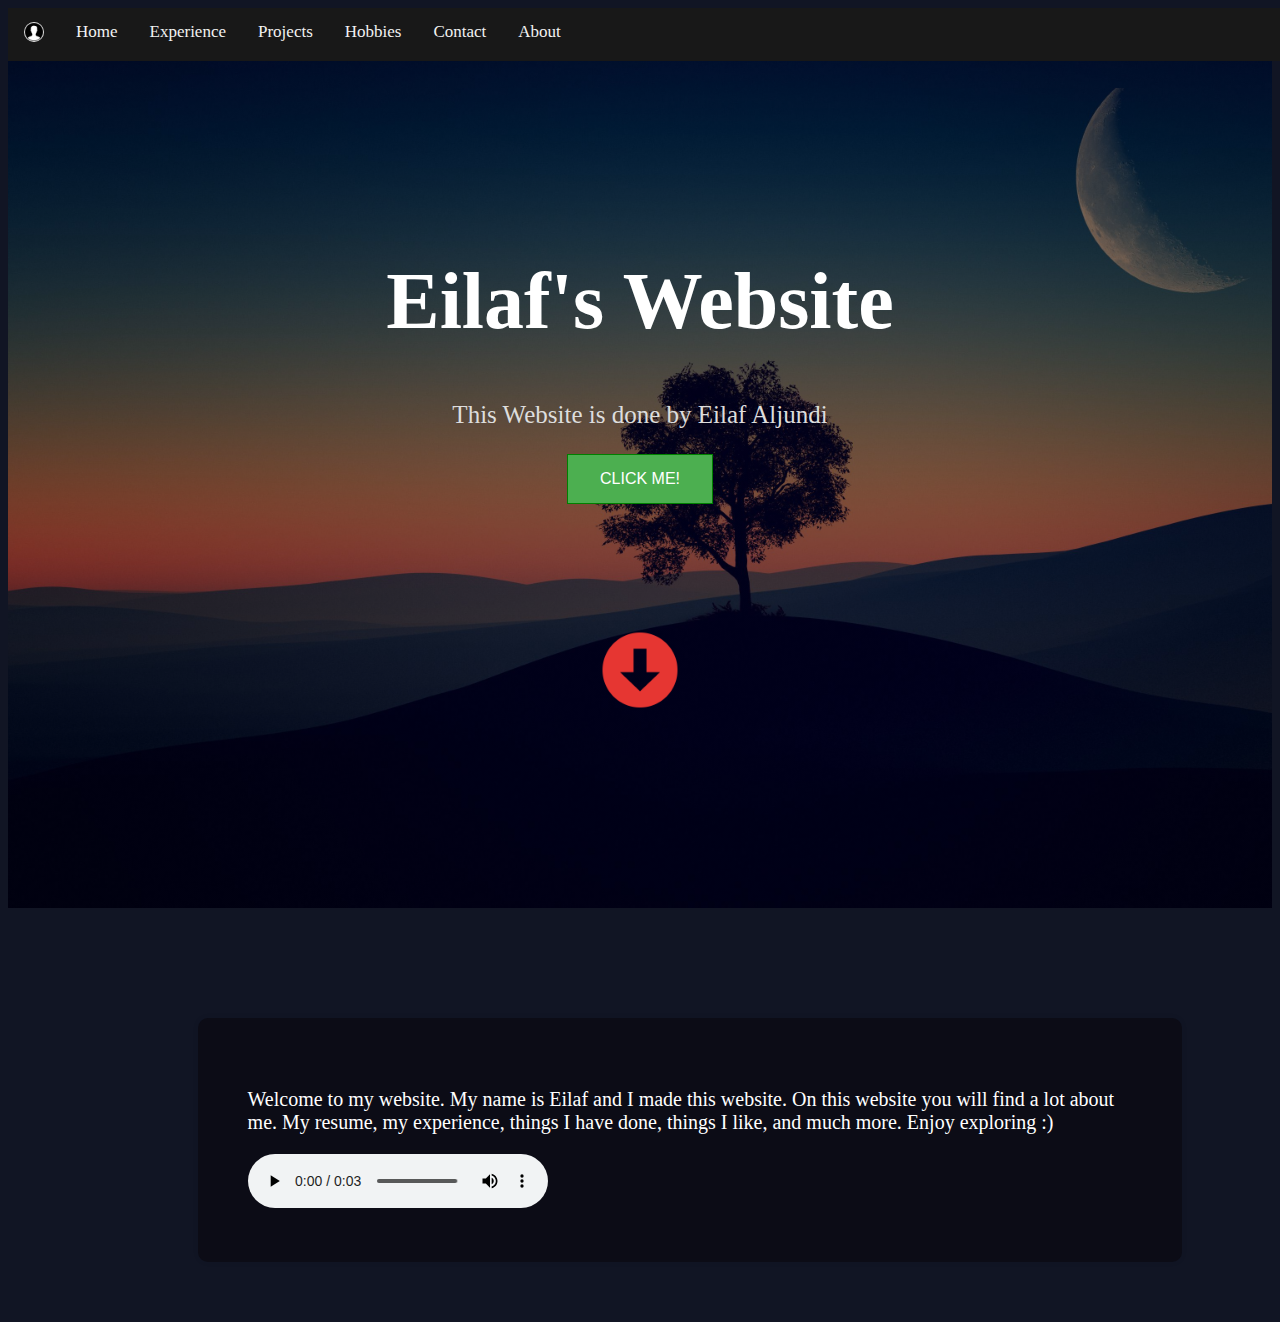
<file: index.html>
<!DOCTYPE html>
<html>

<head>
    <link rel="stylesheet" type="text/css" href="CSS/theme.css">
    <script src="JS/main.js"></script>
    <title>CPAN-134 Project</title>
    <link rel="shortcut icon" type="image/png" href="Images/SiteLogo.png"/>
</head>

<body>
    <div class="background-area">
        <div class="topnav">
            <a href="index.html">
                <img src="Images/Profile Pic.jpg" alt="Home" style="width:20px;height:20px;border-radius: 50%;">
            </a>
            <a href="index.html">Home</a>
            <a href="Pages/Experience.html">Experience</a>
            <a href="Pages/Projects.html">Projects</a>
            <a href="Pages/Hobbies.html">Hobbies</a>
            <a href="Pages/Contact.html">Contact</a>
            <a href="Pages/About.html">About</a>
        </div>
        <div class="content-area">
            <div class="content">
                <h1>Eilaf's Website</h1>
                <p>This Website is done by Eilaf Aljundi</p>
                <button class="welcome_user" onclick="welcomeUser()"> CLICK ME! </button><br><br><br><br><br><br><br>
                <a href="#introduction">
                    <img src="Images/downArrow.png" alt="downArrow" style="width: 80px; height: 80px;">
                </a>
            </div>
        </div>
    </div>

    <div class="container" id="introduction">
        <div class="box">
            <p>Welcome to my website. My name is Eilaf and I made this website. On this website you
            will find a lot about me. My resume, my experience, things I have done, things I like, 
            and much more. Enjoy exploring :)
            </p>
            <audio controls>
                <source src="Audio/welcome-to-the-website.m4a">
                Your browser does not support the audio element. :(
            </audio>
        </div>
    </div>
    
</body>
</html>
</file>
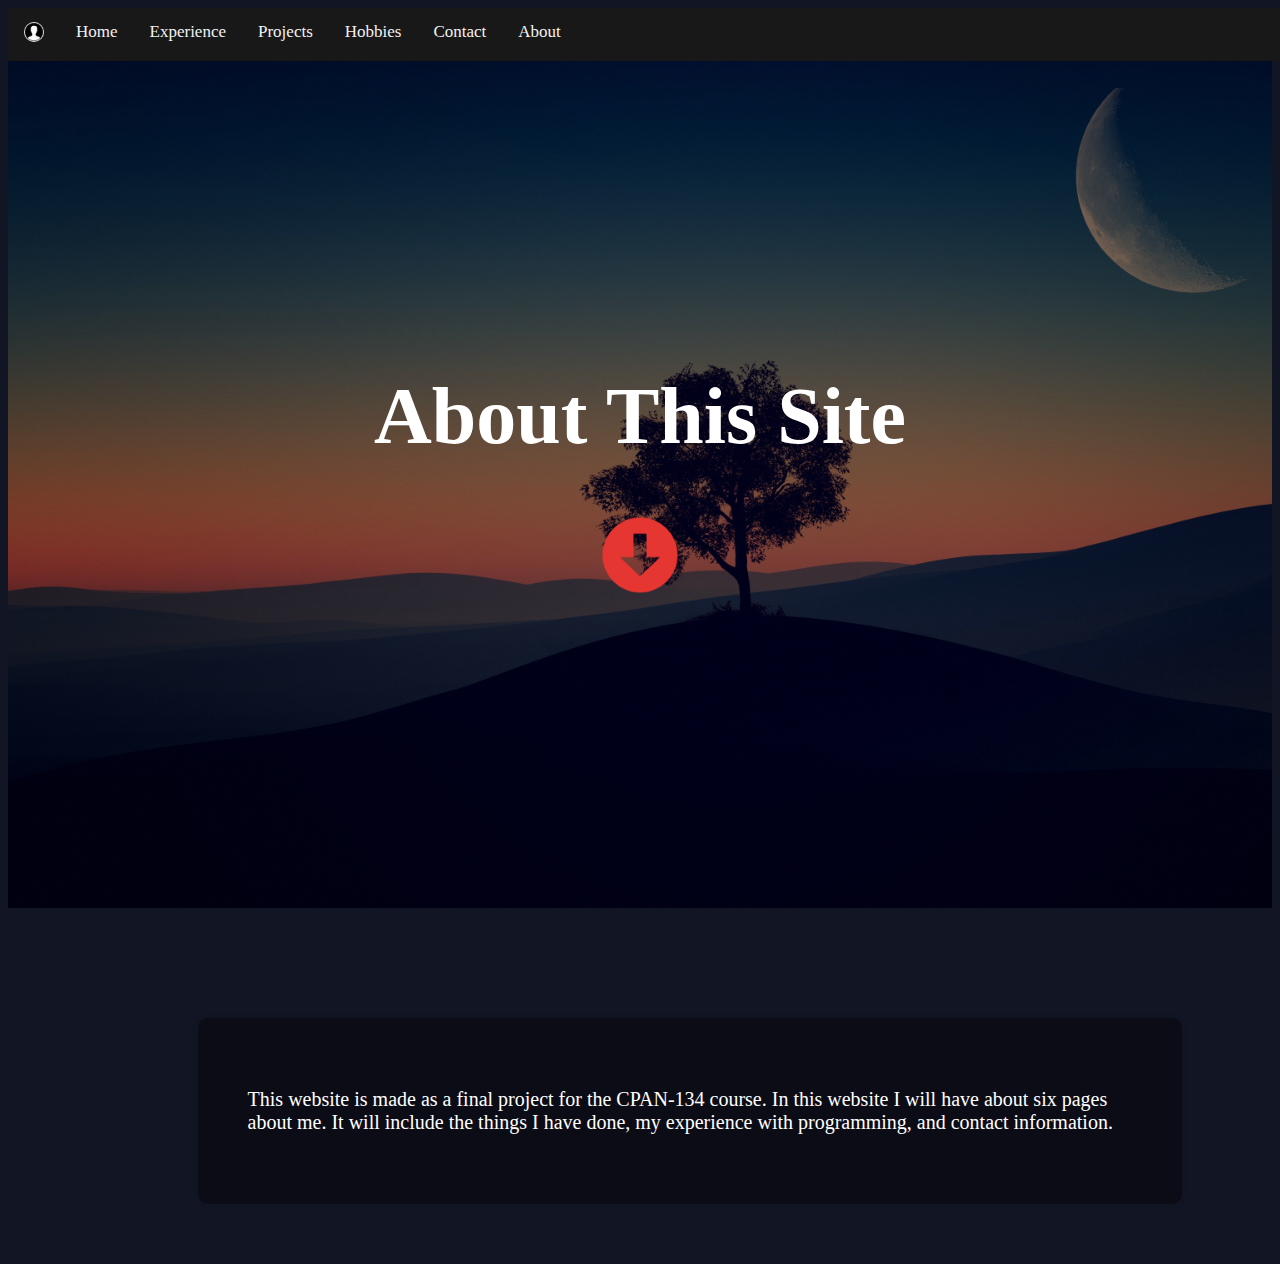
<file: Pages/About.html>
<!DOCTYPE html>
<html>

<head>
    <link rel="stylesheet" type="text/css" href="../CSS/theme.css">
    <script src="../JS/main.js"></script>
    <title>CPAN-134 Project</title>
    <link rel="shortcut icon" type="image/png" href="../Images/SiteLogo.png"/>
</head>

<body>
    <div class="about-background-area">
        <div class="topnav">
            <a href="../index.html">
                <img src="../Images/Profile Pic.jpg" alt="Home" style="width:20px;height:20px;border-radius: 50%;">
            </a>
            <a href="../index.html">Home</a>
            <a href="../Pages/Experience.html">Experience</a>
            <a href="../Pages/Projects.html">Projects</a>
            <a href="../Pages/Hobbies.html">Hobbies</a>
            <a href="../Pages/Contact.html">Contact</a>
            <a href="../Pages/About.html">About</a>
        </div>
        <div class="content-area">
            <div class="content">
                <h1>About This Site</h1>
                <p></p>
                <a href="#aboutInfo">
                    <img src="../Images/downArrow.png" alt="downArrow" style="width: 80px; height: 80px;">
                </a>
            </div>
        </div>
    </div>

    <div class="container" id="aboutInfo">
        <div class="box">
            <p> 
                This website is made as a final project for the CPAN-134 course. In this website I will have 
                about six pages about me. It will include the things I have done, my experience with programming,
                and contact information.
            </p>
        </div>
    </div>

</body>
</html>
</file>
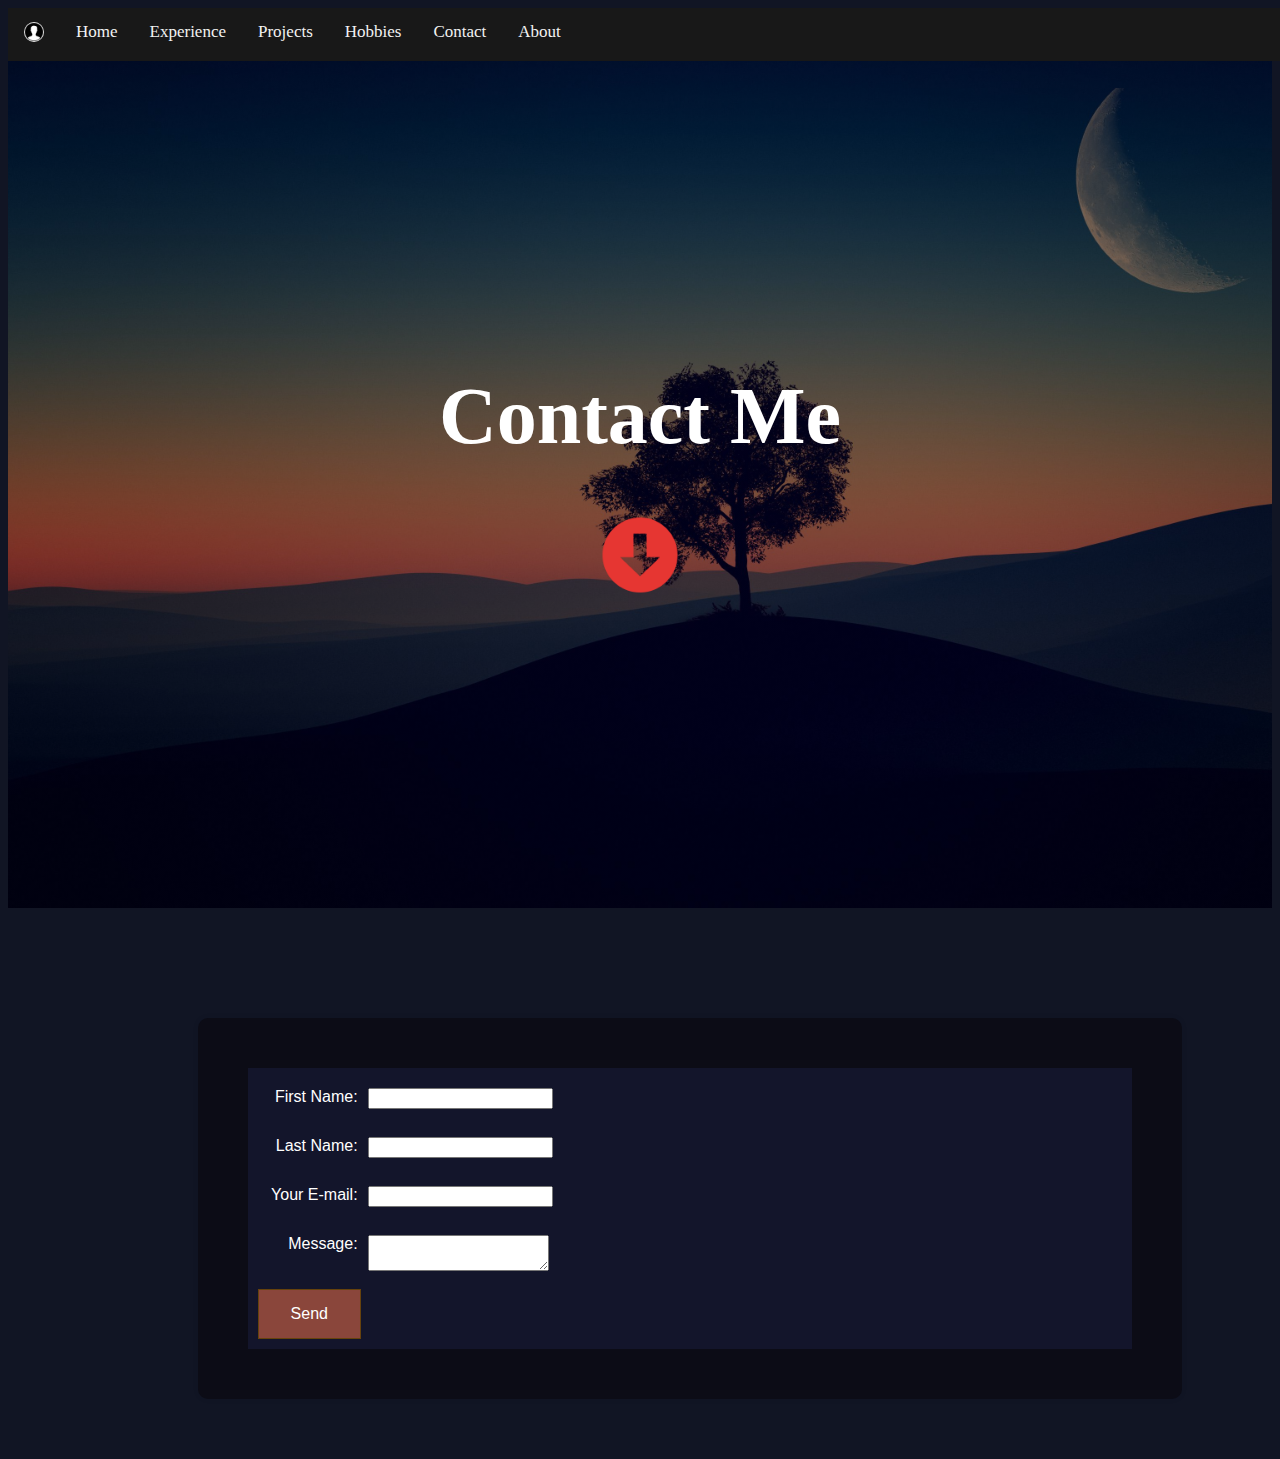
<file: Pages/Contact.html>
<!DOCTYPE html>
<html>

<head>
    <link rel="stylesheet" type="text/css" href="../CSS/theme.css">
    <script src="../JS/main.js"></script>
    <title>CPAN-134 Project</title>
    <link rel="shortcut icon" type="image/png" href="../Images/SiteLogo.png"/>
    <style>
        body{
            color: white;
        }
        form{
            background-color: rgb(19, 21, 43);
            font-family: Arial, Helvetica, sans-serif; 
            padding: 10px;
        }
        label{
            float: left;
            width: 100px;
            clear: left;
            text-align: right;
            padding-right: 10px;
            margin-top: 10px;
        }
        input, textarea{
            margin-top: 10px;
            display: block;
        }
        #mySubmit{
            margin-left: 10px;
        }
    </style>
</head>


<body>
    <div class="projects-background-area">
        <div class="topnav">
            <a href="../index.html">
                <img src="../Images/Profile Pic.jpg" alt="Home" style="width:20px;height:20px;border-radius: 50%;">
            </a>
            <a href="../index.html">Home</a>
            <a href="../Pages/Experience.html">Experience</a>
            <a href="../Pages/Projects.html">Projects</a>
            <a href="../Pages/Hobbies.html">Hobbies</a>
            <a href="../Pages/Contact.html">Contact</a>
            <a href="../Pages/About.html">About</a>
        </div>
        <div class="content-area">
            <div class="content">
                <h1>Contact Me</h1>
                <p></p>
                <a href="#contact">
                    <img src="../Images/downArrow.png" alt="downArrow" style="width: 80px; height: 80px;">
                </a>
            </div>
        </div>
    </div>

    <div class="container" id="contact">
        <div class="box">
            <form method="get" action="../Pages/ThankYou.html">
                <label for="firstName">First Name:</label>
                <input type="text" id="firstName" name="firstName"><br>
                <label for="lastName">Last Name:</label>
                <input type="text" id="lastName" name="lastName"><br>
                <label for="email">Your E-mail:</label>
                <input type="email" id="email" name="email"><br>
                <label for="message">Message:</label>
                <textarea></textarea><br>
                <button type="submit">Send</button>
           </form>
        </div>
    </div>

</body>

</html>
</file>
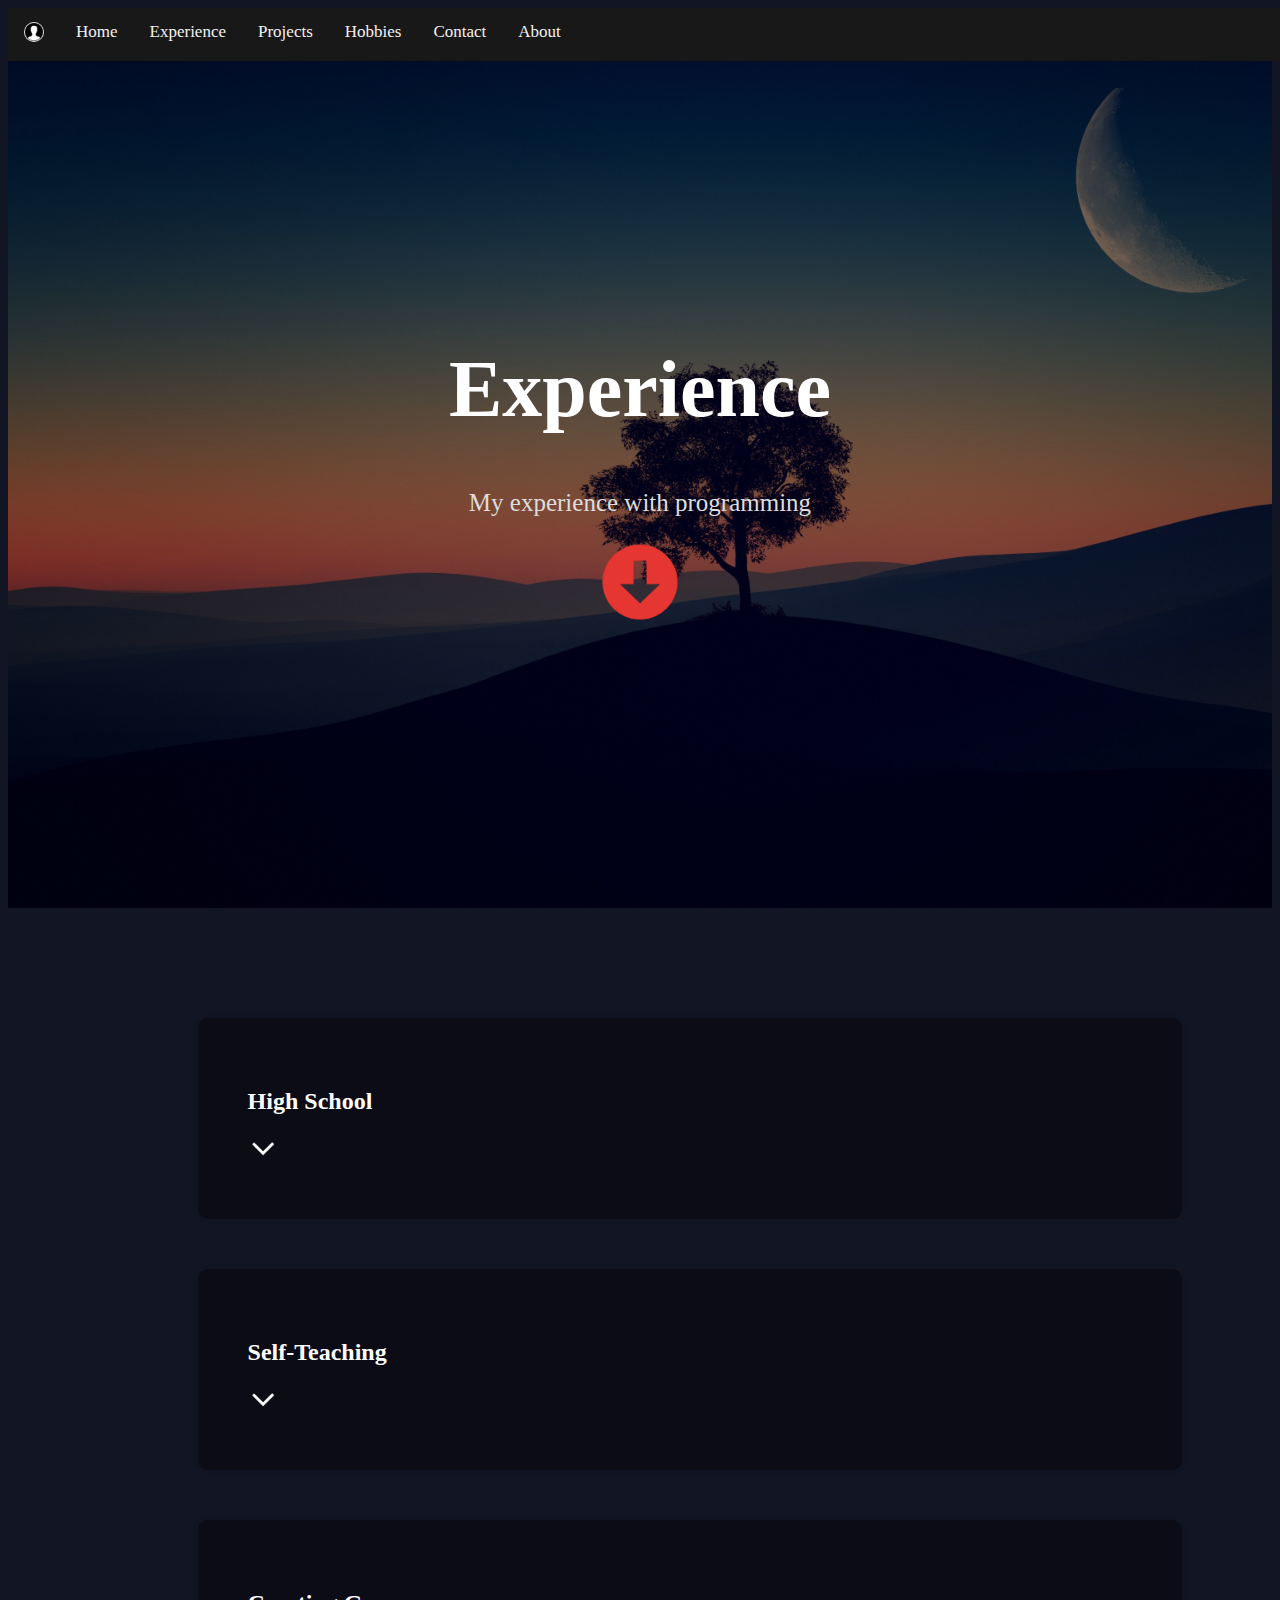
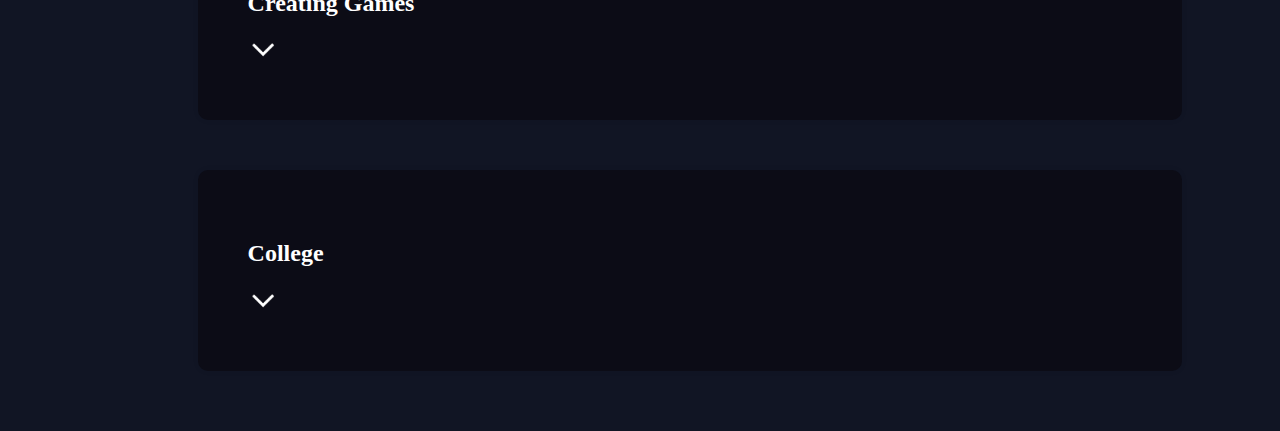
<file: Pages/Experience.html>
<!DOCTYPE html>
<html>

<head>
    <link rel="stylesheet" type="text/css" href="../CSS/theme.css">
    <script src="../JS/main.js"></script>
    <title>CPAN-134 Project</title>
    <link rel="shortcut icon" type="image/png" href="../Images/SiteLogo.png" />
    <script src="https://ajax.googleapis.com/ajax/libs/jquery/3.5.1/jquery.min.js"></script>
    <script>
        $(document).ready(function(){
            $("#highSchoolArrow").click(function(){
                $("#highSchoolInfo").slideToggle();
            });
            $("#selfTeachingArrow").click(function(){
                $("#selfTeachingInfo").slideToggle();
            });
            $("#creatingGamesArrow").click(function(){
                $("#creatingGamesInfo").slideToggle();
            });
            $("#collegeArrow").click(function(){
                $("#collegeInfo").slideToggle();
            });
        });
    </script>
</head>


<body>
    <div class="projects-background-area">
        <div class="topnav">
            <a href="../index.html">
                <img src="../Images/Profile Pic.jpg" alt="Home" style="width:20px;height:20px;border-radius: 50%;">
            </a>
            <a href="../index.html">Home</a>
            <a href="../Pages/Experience.html">Experience</a>
            <a href="../Pages/Projects.html">Projects</a>
            <a href="../Pages/Hobbies.html">Hobbies</a>
            <a href="../Pages/Contact.html">Contact</a>
            <a href="../Pages/About.html">About</a>
        </div>
        <div class="content-area">
            <div class="content">
                <h1>Experience</h1>
                <p>My experience with programming</p>
                <a href="#qualInfo">
                    <img src="../Images/downArrow.png" alt="downArrow" style="width: 80px; height: 80px;">
                </a>
            </div>
        </div>
    </div>

    <div class="container" id="qualInfo">
        <div class="box">
            <h2>High School</h2> 
            <img src="../Images/white-down-arrow.png" class="toggleArrow" id="highSchoolArrow" style="width: 30px; height: 30px;">
            <p class="toggleText" id="highSchoolInfo">I went to T.L. Kennedy high school and it was in grade 11 when I was introduced to
                programming. Before that point I had no idea what coding was, or how it worked. Even
                though I was super interested in computers. I took computer science again in grade 12,
                and even though my marks were barely getting me to pass the course, because of my lack
                of understanding of coding, I loved programming.
            </p>
        </div>
        <div class="box">
            <h2>Self-Teaching</h2>
            <img src="../Images/white-down-arrow.png" class="toggleArrow" id="selfTeachingArrow" style="width: 30px; height: 30px;">
            <p class="toggleText" id="selfTeachingInfo">After I finished high school. I took one gap year to work. During that year, I was so
                interested in my new found hobby that was introduced to me in high school. I was watching
                a lot of tutorials on how to code and did some small projects. And I learned a lot during
                that time.
            </p>
        </div>
        <div class="box">
            <h2>Creating Games</h2>
            <img src="../Images/white-down-arrow.png" class="toggleArrow" id="creatingGamesArrow" style="width: 30px; height: 30px;">
            <p class="toggleText" id="creatingGamesInfo">During my time off school, I played a lot of video games. One day, I thought, if I like
                playing games so much, and I love coding and making stuff. Why don't I try to make my own
                game. And with that, I started looking into tutorials on how to create my own game. I
                picked up Unity Game engine and I created a lot of small "games" that had basic movement
                and very small levels. However, my last game was a game that I was satisfied with. And
                I will share more about it in the <b>Hobbies</b> page.
            </p>
        </div>
        <div class="box">
            <h2>College</h2>
            <img src="../Images/white-down-arrow.png" class="toggleArrow" id="collegeArrow" style="width: 30px; height: 30px;">
            <p class="toggleText" id="collegeInfo">Currently I go to Humber college and I take the Computer Programming and Analysis
                program. And so far, I have learned a lot about programming. This is still the very
                beginning of my journy with programming.
            </p>
        </div>
    </div>

</body>

</html>
</file>
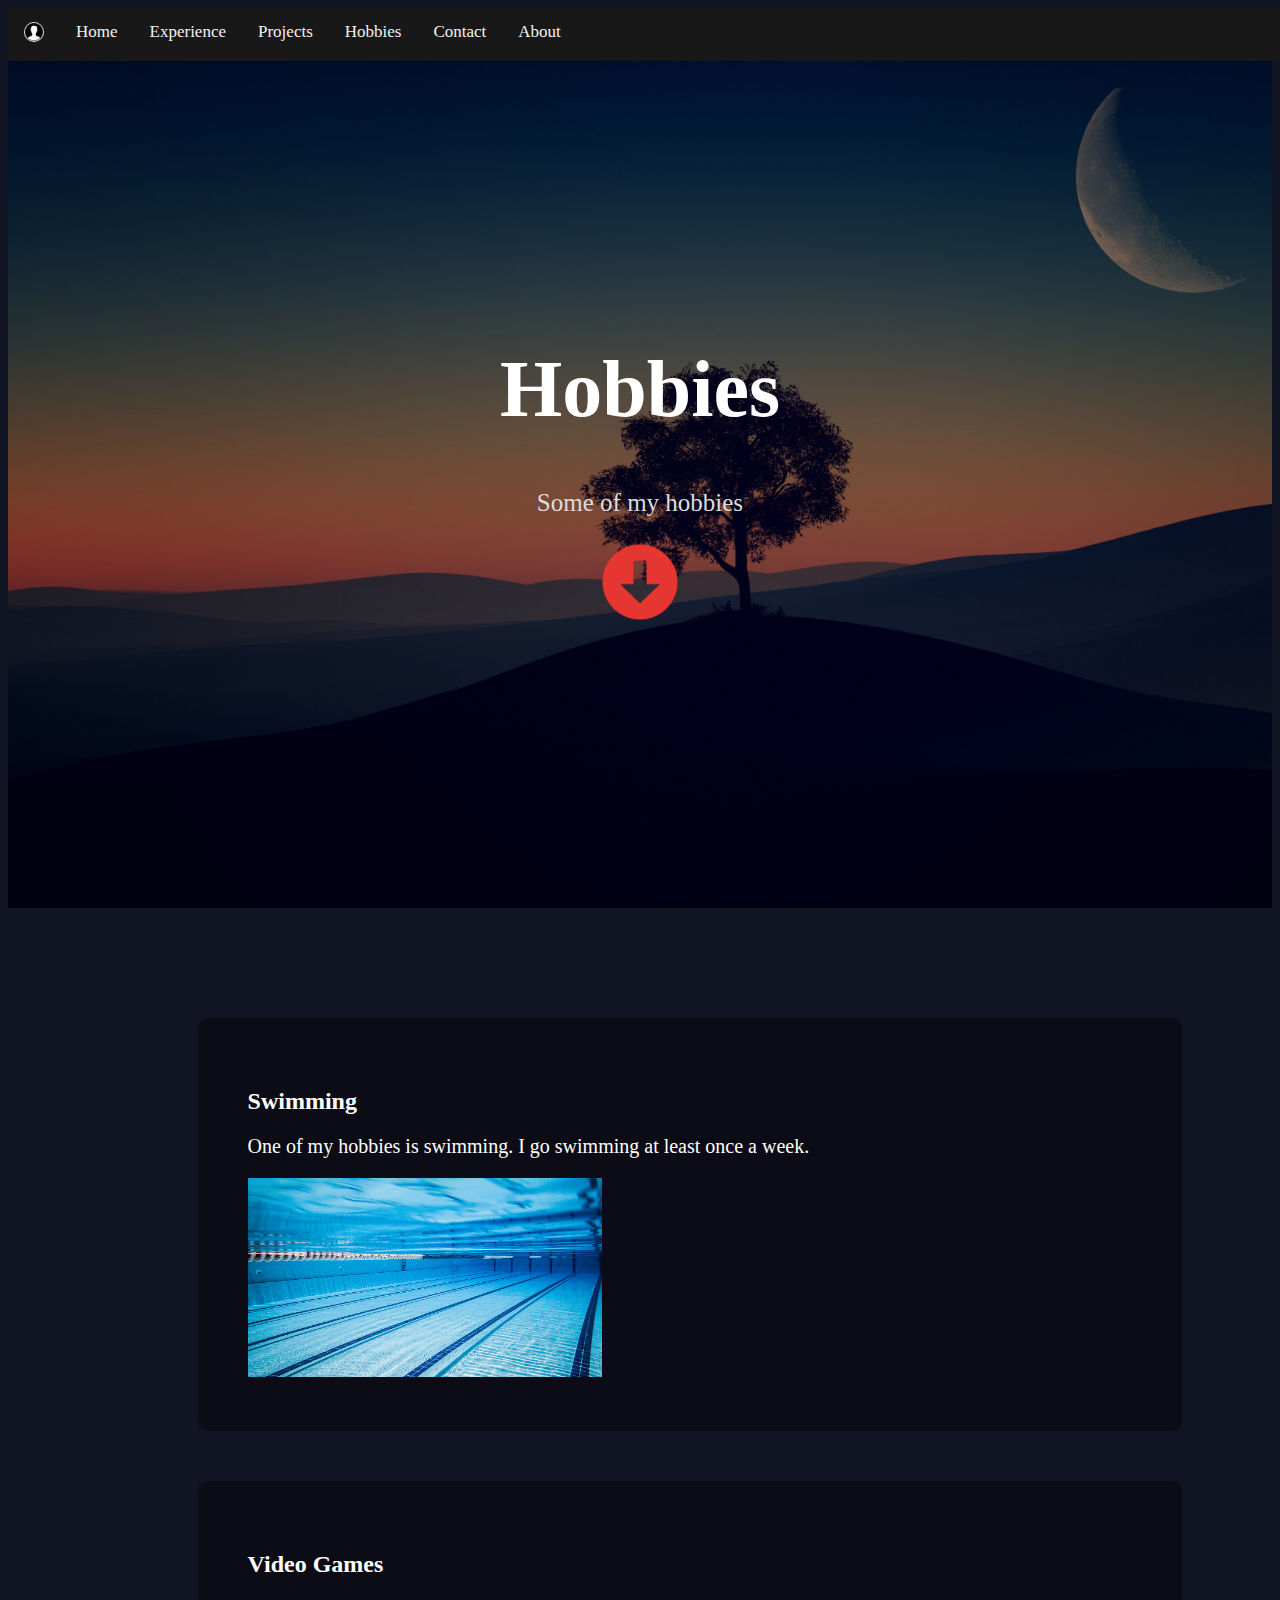
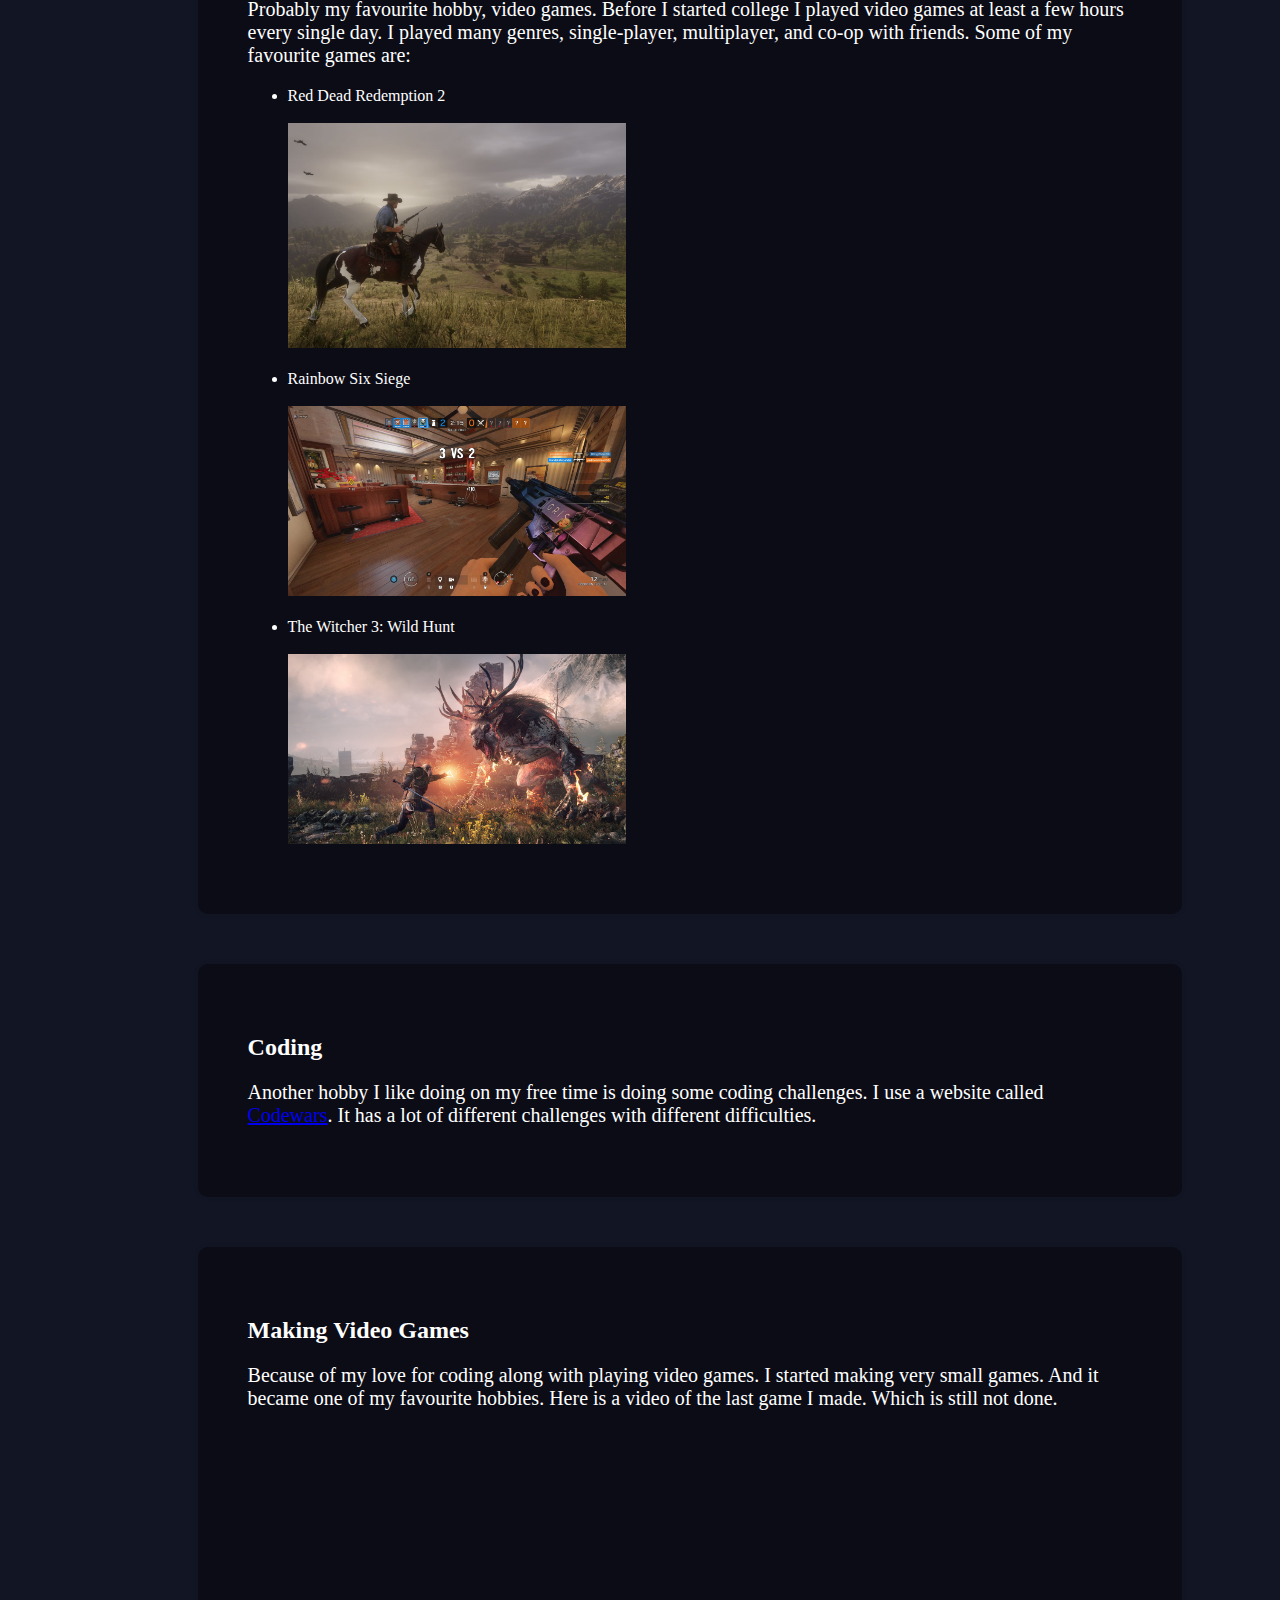
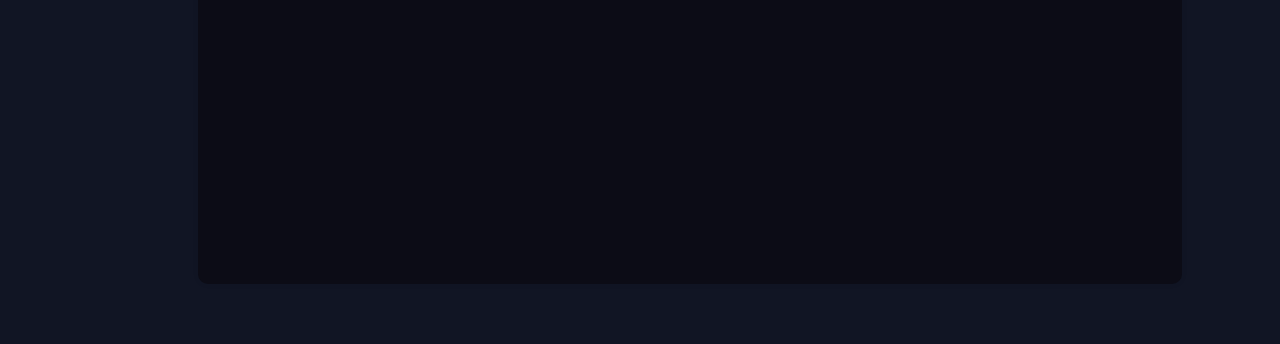
<file: Pages/Hobbies.html>
<!DOCTYPE html>
<html>

<head>
    <link rel="stylesheet" type="text/css" href="../CSS/theme.css">
    <script src="../JS/main.js"></script>
    <title>CPAN-134 Project</title>
    <link rel="shortcut icon" type="image/png" href="../Images/SiteLogo.png" />
</head>


<body>
    <div class="projects-background-area">
        <div class="topnav">
            <a href="../index.html">
                <img src="../Images/Profile Pic.jpg" alt="Home" style="width:20px;height:20px;border-radius: 50%;">
            </a>
            <a href="../index.html">Home</a>
            <a href="../Pages/Experience.html">Experience</a>
            <a href="../Pages/Projects.html">Projects</a>
            <a href="../Pages/Hobbies.html">Hobbies</a>
            <a href="../Pages/Contact.html">Contact</a>
            <a href="../Pages/About.html">About</a>
        </div>
        <div class="content-area">
            <div class="content">
                <h1>Hobbies</h1>
                <p>Some of my hobbies</p>
                <a href="#hobbiesInfo">
                    <img src="../Images/downArrow.png" alt="downArrow" style="width: 80px; height: 80px;">
                </a>
            </div>
        </div>
    </div>

    <div class="container" id="hobbiesInfo">
        <div class="box">
            <h2>Swimming</h2>
            <p>One of my hobbies is swimming. I go swimming at least once a week.</p>
            <img src="../Images/pool.jpg" alt="pool" id="poolImg">
        </div>
        <div class="box">
            <h2>Video Games</h2>
            <p>Probably my favourite hobby, video games. Before I started college I played video
                games at least a few hours every single day. I played many genres, single-player, multiplayer,
                and co-op with friends. Some of my favourite games are:
            </p>
            <ul>
                <li>Red Dead Redemption 2</li><br>
                <img src="../Images/RDR2image.jpg" alt="RDR2image" id="RDR2image"><br>
                <br>
                <li>Rainbow Six Siege</li><br>
                <img src="../Images/R6image.jpg" alt="R6image" id="R6image"><br>
                <br>
                <li>The Witcher 3: Wild Hunt</li><br>
                <img src="../Images/witcher3image.jpg" alt="witcher3image" id="witcher3image"><br>
            </ul>
        </div>
        <div class="box">
            <h2>Coding</h2>
            <p>Another hobby I like doing on my free time is doing some coding challenges. I use a
                website called <a href="https://www.codewars.com">Codewars</a>. It has a lot of different challenges
                with different
                difficulties.
            </p>
        </div>
        <div class="box">
            <h2>Making Video Games</h2>
            <p>Because of my love for coding along with playing video games. I started making very
                small games. And it became one of my favourite hobbies. Here is a video of the last
                game I made. Which is still not done.
            </p>
            <iframe id="gameVideo" width="1280" height="720" src="https://www.youtube.com/embed/uFSEvDCaO-g"
                title="YouTube video player" frameborder="0"
                allow="accelerometer; autoplay; clipboard-write; encrypted-media; gyroscope; picture-in-picture"
                allowfullscreen></iframe>
        </div>
    </div>

</body>

</html>
</file>
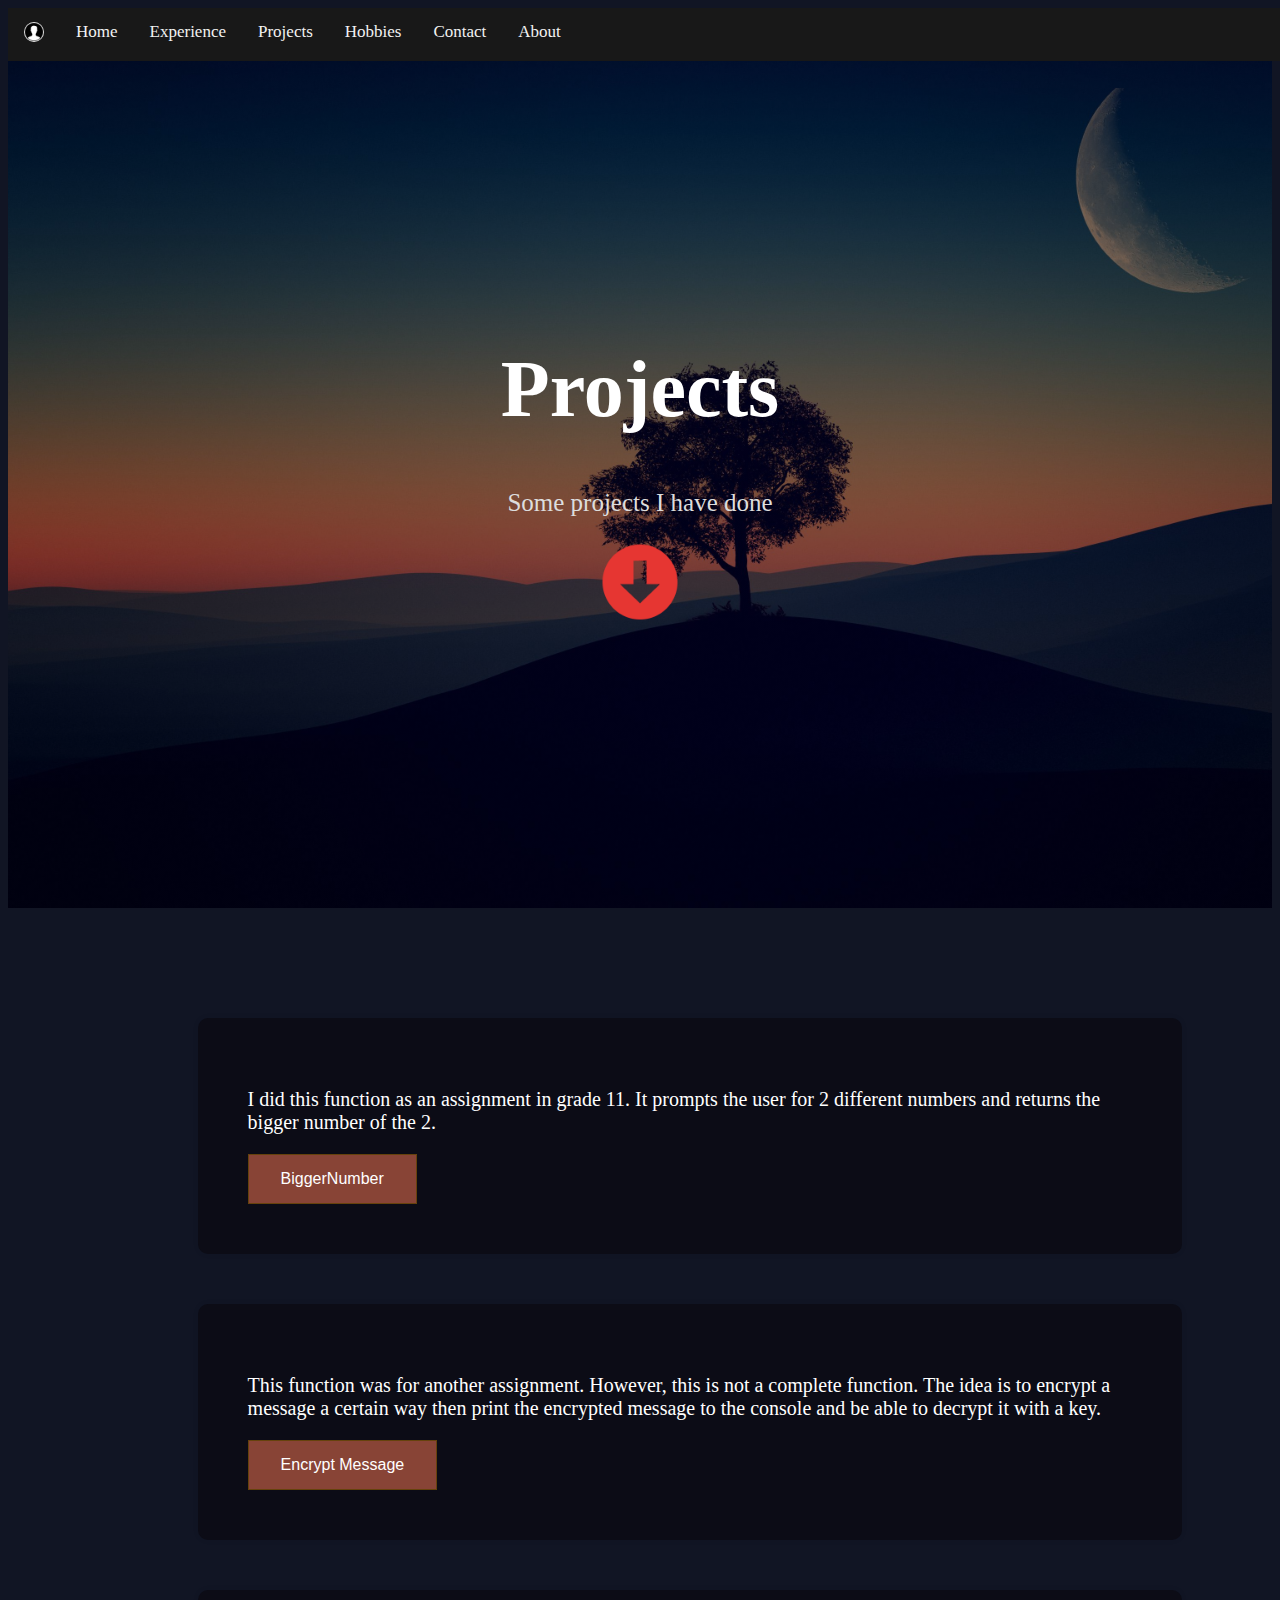
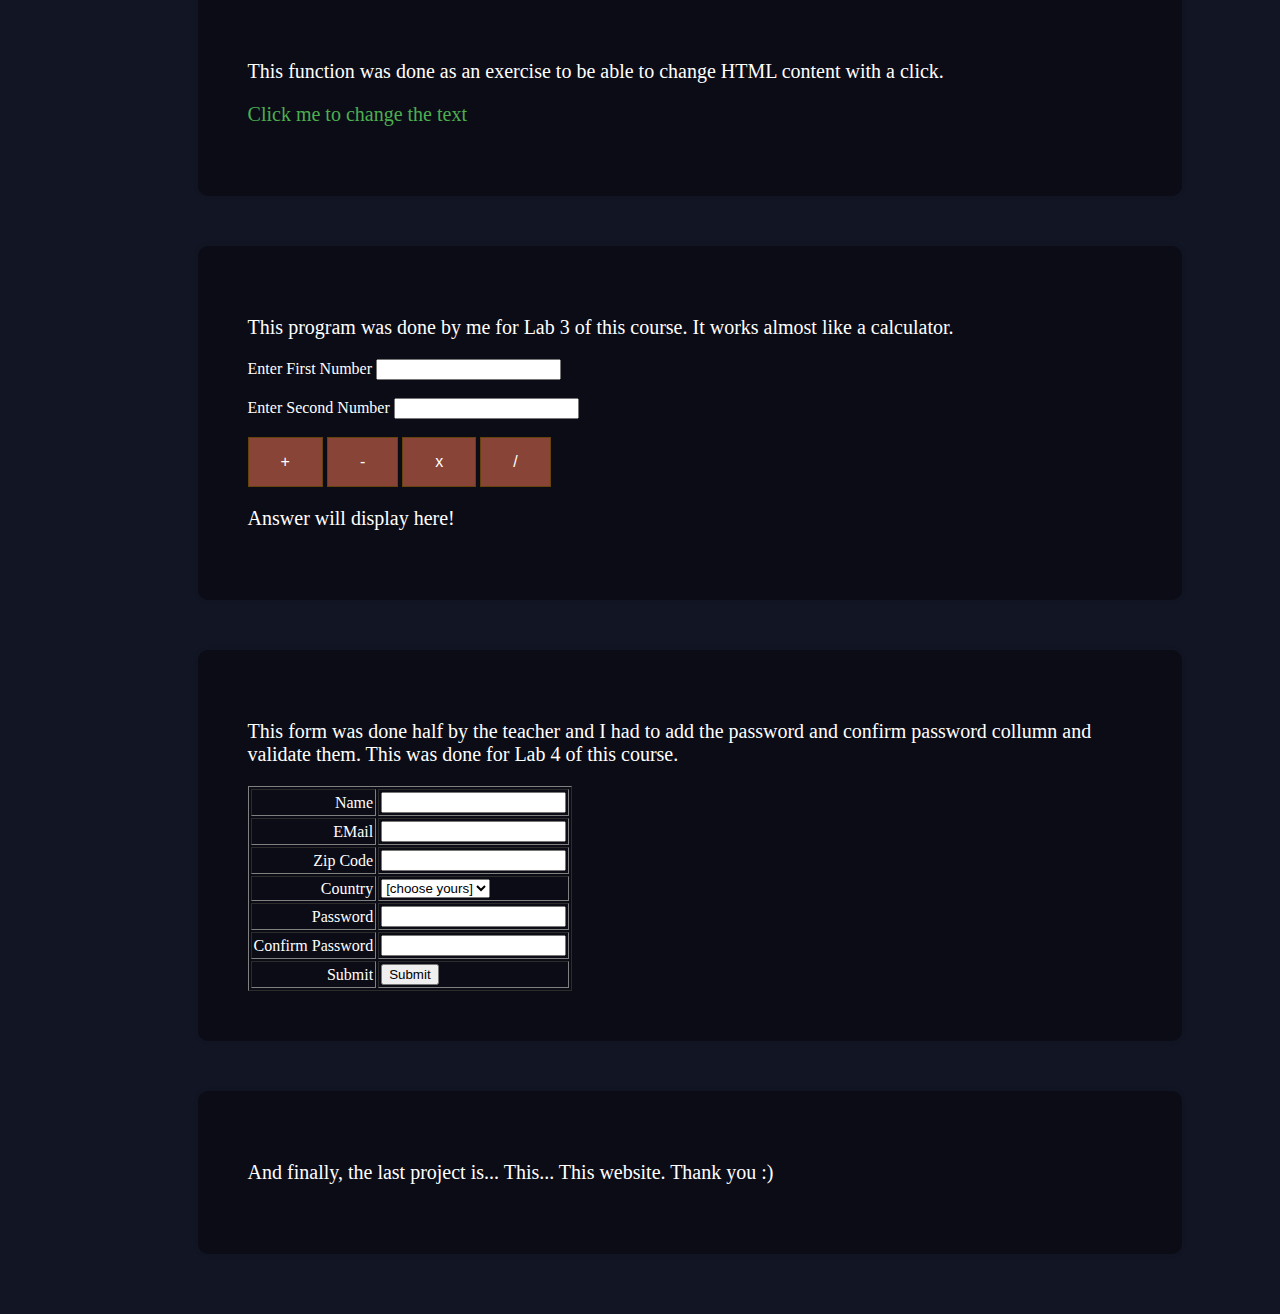
<file: Pages/Projects.html>
<!DOCTYPE html>
<html>

<head>
    <link rel="stylesheet" type="text/css" href="../CSS/theme.css">
    <script src="../JS/main.js"></script>
    <title>CPAN-134 Project</title>
    <link rel="shortcut icon" type="image/png" href="../Images/SiteLogo.png" />
</head>


<body>
    <div class="projects-background-area">
        <div class="topnav">
            <a href="../index.html">
                <img src="../Images/Profile Pic.jpg" alt="Home" style="width:20px;height:20px;border-radius: 50%;">
            </a>
            <a href="../index.html">Home</a>
            <a href="../Pages/Experience.html">Experience</a>
            <a href="../Pages/Projects.html">Projects</a>
            <a href="../Pages/Hobbies.html">Hobbies</a>
            <a href="../Pages/Contact.html">Contact</a>
            <a href="../Pages/About.html">About</a>
        </div>
        <div class="content-area" id="content-area">
            <div class="content">
                <h1>Projects</h1>
                <p>Some projects I have done</p>
                <a href="#projectsInfo">
                    <img src="../Images/downArrow.png" alt="downArrow" style="width: 80px; height: 80px;">
                </a>
            </div>
        </div>
    </div>

    <div class="container" id="projectsInfo">
        <div class="box">
            <p>
                I did this function as an assignment in grade 11. It prompts the user for 2
                different numbers and returns the bigger number of the 2.
            </p>
            <button onclick="biggerNum()">BiggerNumber</button>
        </div>
        <div class="box">
            <p>
                This function was for another assignment. However, this is not a complete
                function. The idea is to encrypt a message a certain way then print the encrypted message to the console
                and be able to decrypt it with a key.
            </p>
            <button onclick="encryptMsg()"> Encrypt Message </button>
        </div>
        <div class="box">
            <p>
                This function was done as an exercise to be able to change HTML content with a click.
            </p>
            <p id="demo" onclick="changeText()">Click me to change the text</p>
        </div>
        <div class="box">
            <p>This program was done by me for Lab 3 of this course. It works almost like a calculator.</p>
            <div class="inputs">
                <form>
                    <label for="fNum">Enter First Number</label>
                    <input type="text" id="fNum" name="fNum"><br><br>
                    <label for="sNum">Enter Second Number</label>
                    <input type="text" id="sNum" name="sNum"><br><br>
                </form>
            </div>
            <div class="operators">
                <button type="button" onclick="Add()">+</button>
                <button type="button" onclick="Sub()">-</button>
                <button type="button" onclick="Multiply()">x</button>
                <button type="button" onclick="Divide()">/</button>
            </div>
            <div class="answer">
                <p id="output">Answer will display here!</p>
            </div>
        </div>
        <div class="box">
            <p>This form was done half by the teacher and I had to add the password and confirm password
            collumn and validate them. This was done for Lab 4 of this course.
            </p>
            <form method="get" action="../Pages/SubmitFormPage.html" name="myForm" onsubmit="return(validate());">
                <table cellspacing="2" cellpadding="2" border="1">
                    <tr>
                        <td align="right">Name</td>
                        <td><input type="text" name="Name" /></td>
                    </tr>

                    <tr>
                        <td align="right">EMail</td>
                        <td><input type="text" name="EMail" /></td>
                    </tr>

                    <tr>
                        <td align="right">Zip Code</td>
                        <td><input type="text" name="Zip" /></td>
                    </tr>

                    <tr>
                        <td align="right">Country</td>
                        <td>
                            <select name="Country">
                                <option value="-1" selected>[choose yours]</option>
                                <option value="1">USA</option>
                                <option value="2">UK</option>
                                <option value="3">INDIA</option>
                                <option value="4">CANADA</option>
                                <option value="5">SYRIA</option>
                            </select>
                        </td>
                    </tr>

                    <tr>
                        <td align="right">Password</td>
                        <td><input type="password" name="Password" /></td>
                    </tr>

                    <tr>
                        <td align="right">Confirm Password</td>
                        <td><input type="password" name="ConfirmPassword" /></td>
                    </tr>

                    <tr>
                        <td align="right">Submit</td>
                        <td><input type="submit" value="Submit" /></td>
                    </tr>
                </table>
            </form>
        </div>
        <div class="box">
            <p>
                And finally, the last project is... This... This website. Thank you :)
            </p>
        </div>
    </div>

</body>

</html>
</file>
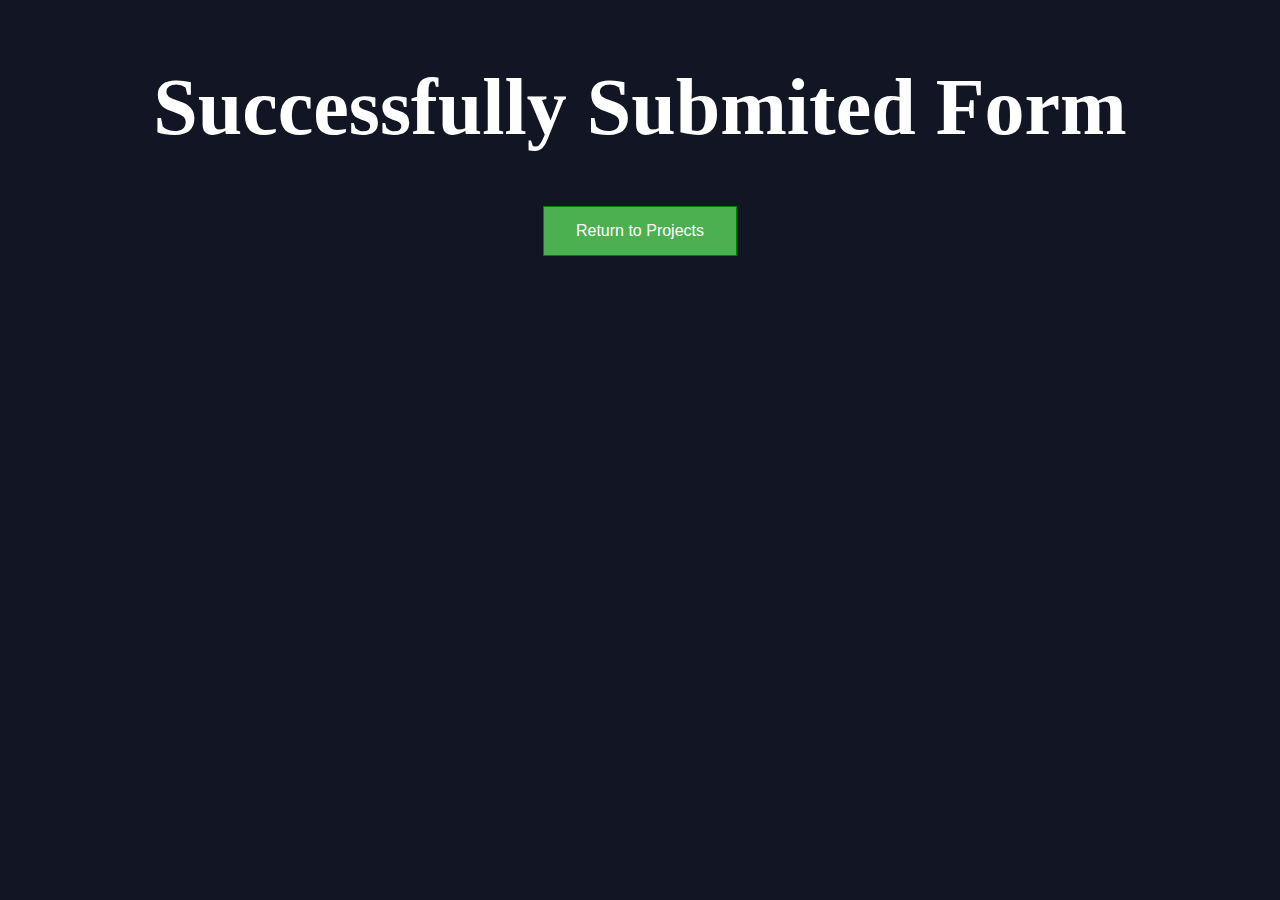
<file: Pages/SubmitFormPage.html>
<!DOCTYPE html>
<html>

<head>
    <link rel="stylesheet" type="text/css" href="../CSS/theme.css">
    <script src="../JS/main.js"></script>
    <title>CPAN-134 Project</title>
    <link rel="shortcut icon" type="image/png" href="../Images/SiteLogo.png"/>
</head>

<body>
    <div class="content-area">
        <div class="content">
            <h1>Successfully Submited Form</h1>
            <form method="get" action="../Pages/Projects.html">
                <button type="submit">Return to Projects</button>
            </form>
        </div>
    </div>
</body>
</html>
</file>
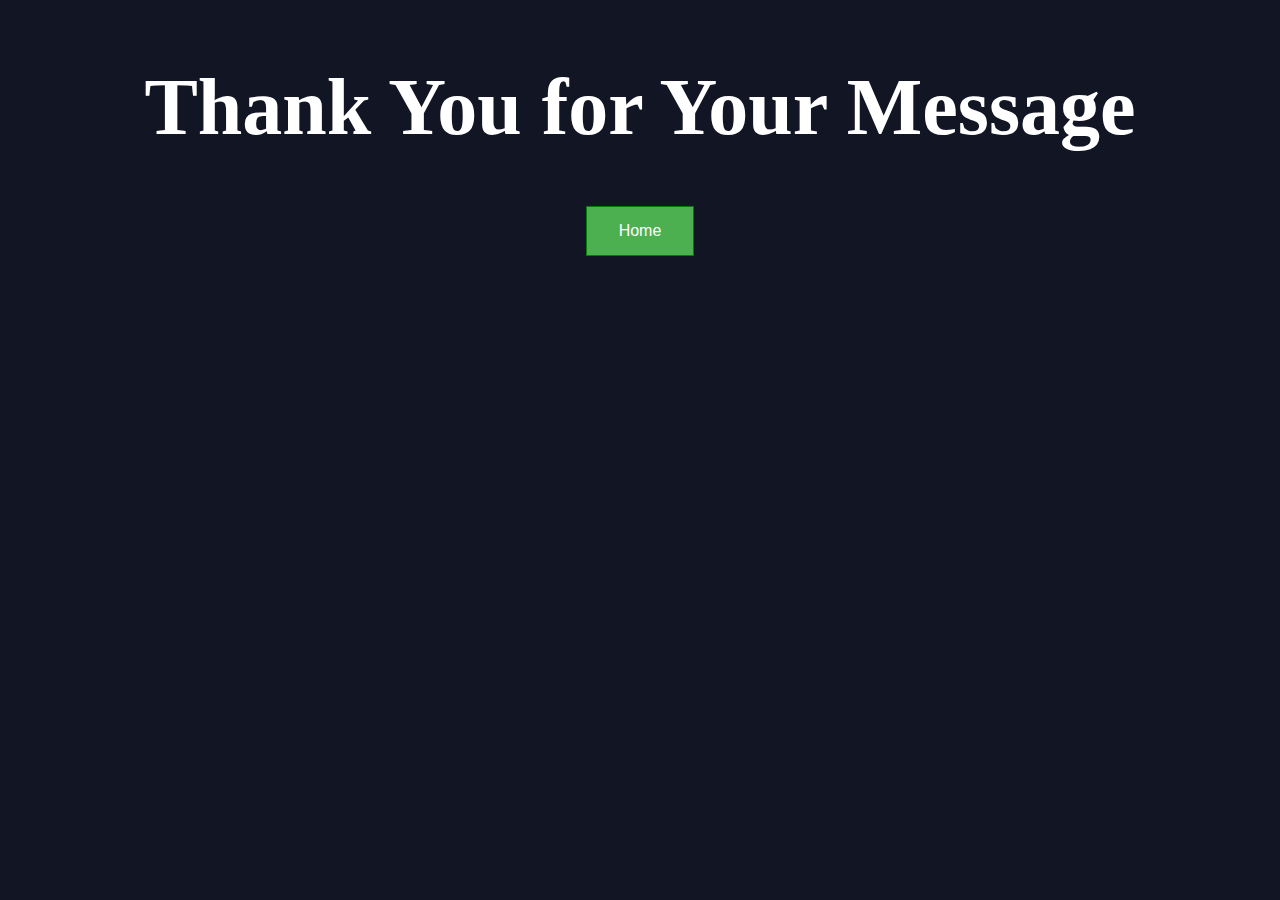
<file: Pages/ThankYou.html>
<!DOCTYPE html>
<html>

<head>
    <link rel="stylesheet" type="text/css" href="../CSS/theme.css">
    <script src="../JS/main.js"></script>
    <title>CPAN-134 Project</title>
    <link rel="shortcut icon" type="image/png" href="../Images/SiteLogo.png"/>
</head>

<body>
    <div class="content-area">
        <div class="content">
            <h1>Thank You for Your Message</h1>
            <form method="get" action="../index.html">
                <button type="submit">Home</button>
            </form>
        </div>
    </div>
</body>
</html>
</file>
<file: CSS/theme.css>
html {
  scroll-behavior: smooth;
}

body {
  background-color: #111524;
}

label {
  color: white;
}

form {
  color: white;
}

h2 {
  color: white;
}

ul {
  color: white;
}

#demo {
  color: #4CAF50;
}

.background-area {
  width: 100%;
  height: 100vh;
  background: linear-gradient(rgba(0, 0, 0, 0.5), rgba(0, 0, 0, 0.5)), url(../Images/TreeAtSunSet.jpg);
  background-size: cover;
}

.projects-background-area {
  width: 100%;
  height: 100vh;
  background: linear-gradient(rgba(0, 0, 0, 0.5), rgba(0, 0, 0, 0.5)), url(../Images/TreeAtSunSet.jpg);
  background-size: cover;
}

.about-background-area {
  width: 100%;
  height: 100vh;
  background: linear-gradient(rgba(0, 0, 0, 0.5), rgba(0, 0, 0, 0.5)), url(../Images/TreeAtSunSet.jpg);
  background-size: cover;
}

.content-area {
  height: 100%;
  display: flex;
  justify-content: center;
  align-items: center;
}

.content {
  text-align: center;
}

.content h1{
  font-size: 80px;
  color: #fff;
}

.content p{
  font-size: 25px;
  color: #ddd;
}

.container {
  width: 70%;
  margin: 50px auto;
  padding: 10px;
}

.container p{
  color: white;
  font-size: 20px;
  text-align: left;
}

.container .box {
  width: 100%;
  padding: 50px;
  background: rgb(12, 12, 22);
  margin-top: 50px;
  border-radius: 10px;
  box-shadow: 0 0 10px -3px rgba(0, 0, 0, .1);
}

.topnav {
  position: fixed;
  overflow: hidden;
  background-color: rgb(24, 24, 24);
  width: 100%;
}

.topnav a {
  float: left;
  display: block;
  color: #f2f2f2;
  text-align: center;
  padding: 14px 16px;
  text-decoration: none;
  font-size: 17px;
}

.topnav a:hover {
  background-color: #ddd;
  color: black;
}

.active {
  background-color: #4CAF50;
  color: white;
}

.topnav .icon {
  display: none;
}

button {
  background-color: #b85a42b9; 
  border: 1px solid rgb(102, 66, 12);
  color: white;
  padding: 15px 32px;
  text-align: center;
  text-decoration: none;
  display: inline-block;
  font-size: 16px;
  cursor: pointer;
}

.content button {
  background-color: #4CAF50; 
  border: 1px solid green;
  color: white;
  padding: 15px 32px;
  text-align: center;
  text-decoration: none;
  display: block;
  font-size: 16px;
  cursor: pointer;
  margin: auto;
}

#poolImg {
  width: 40%;
}

#RDR2image {
  width: 40%;
}

#R6image {
  width: 40%;
}

#witcher3image {
  width: 40%;
}

#gameVideo {
  width: 50%;
  height: 400px;
}

.toggleArrow {
  cursor: pointer;
}

.toggleText {
  display: none;
}
</file>
